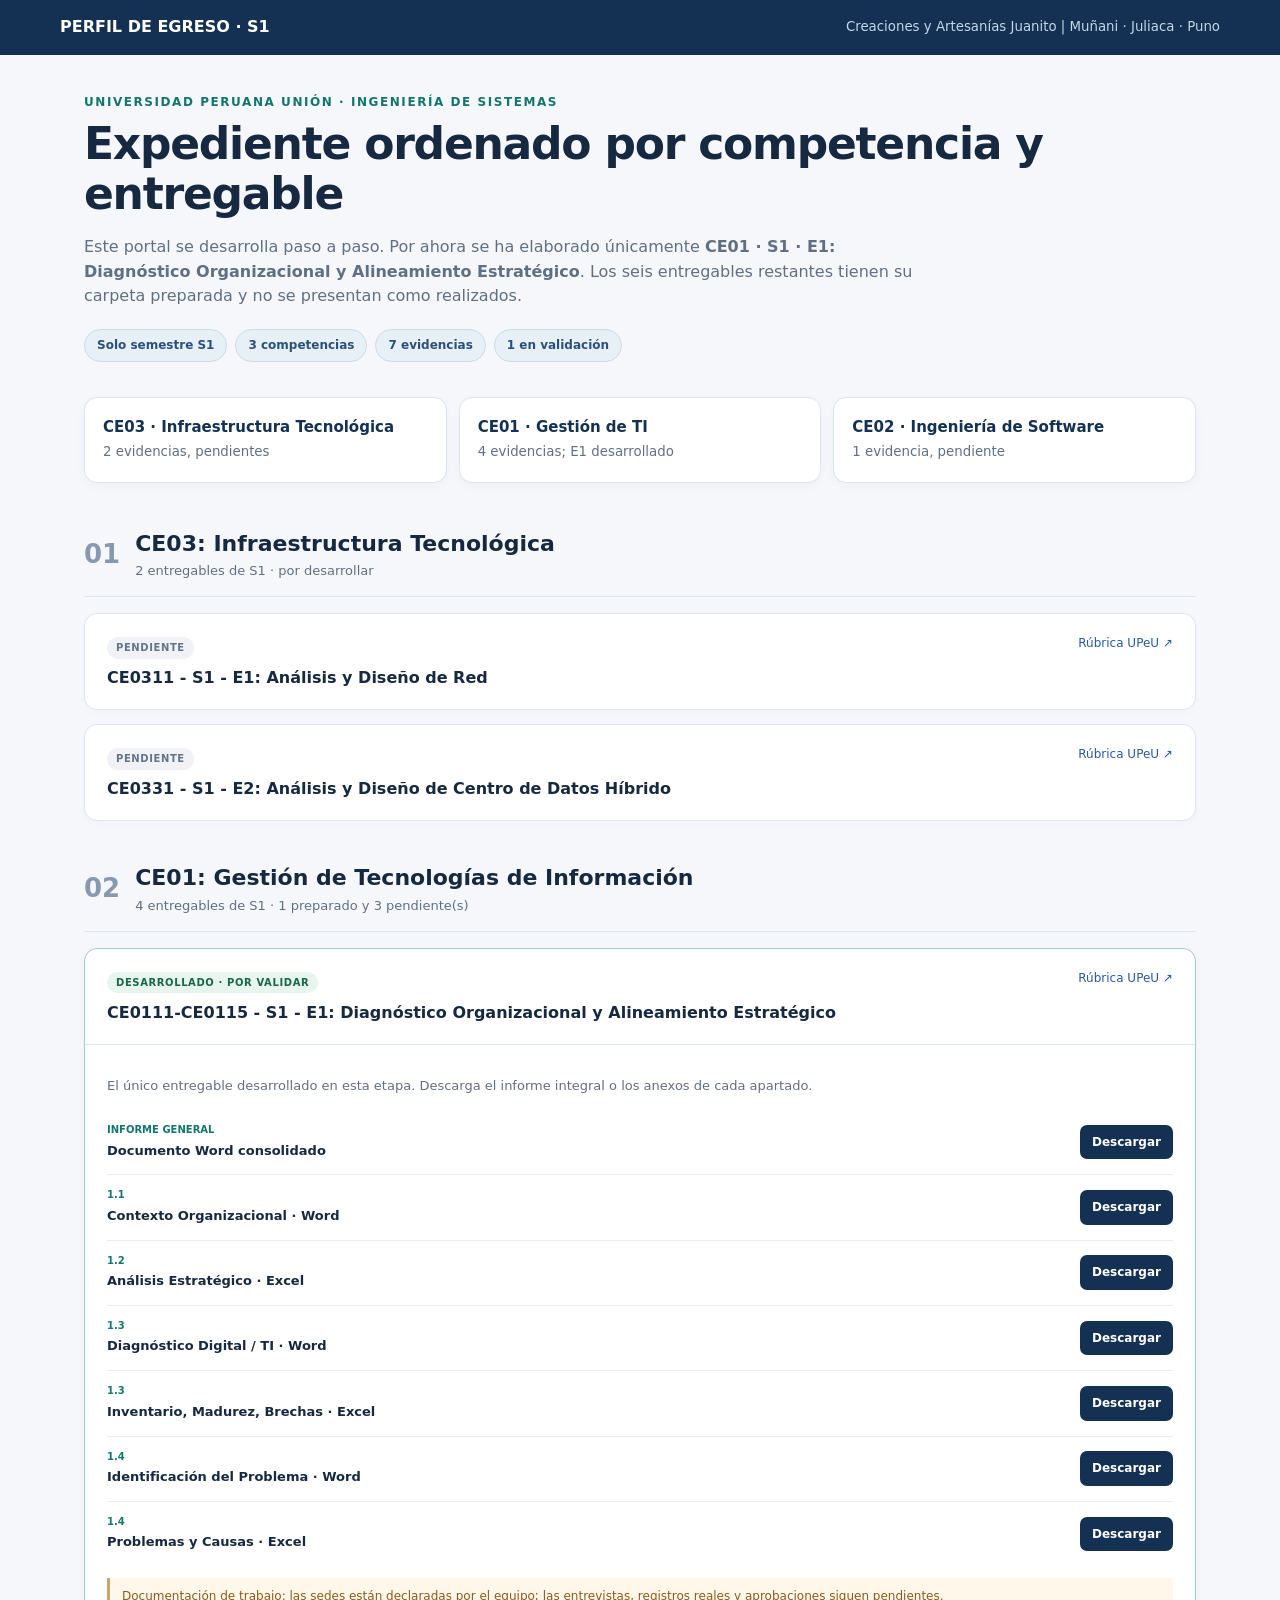
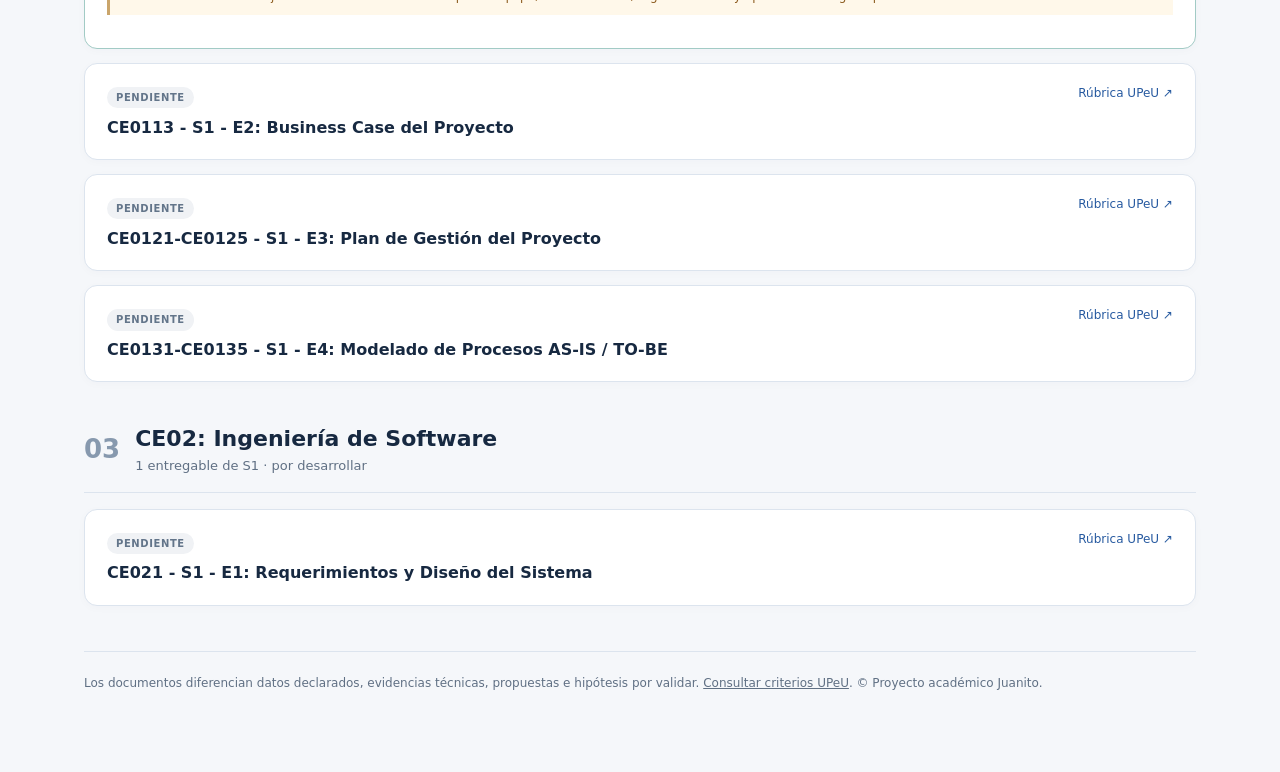
<file: index.html>
<!doctype html><html lang="es"><head><meta charset="utf-8"><meta name="viewport" content="width=device-width,initial-scale=1"><meta name="description" content="Perfil de Egreso S1 · Juanito · CE03, CE01 y CE02"><title>Perfil de Egreso S1 | Creaciones y Artesanías Juanito</title><style>
:root{--bg:#f5f7fa;--ink:#172941;--muted:#607084;--navy:#143153;--line:#dce4ee;--teal:#13766c;--surface:#fff;--hover:#f0f6fa}
*{box-sizing:border-box}html{scroll-behavior:smooth}body{margin:0;background:var(--bg);color:var(--ink);font-family:system-ui,-apple-system,"Segoe UI",Arial,sans-serif;line-height:1.55}a{color:inherit}.navbar{background:var(--navy);color:#fff;padding:15px 20px}.navbar-inner{max-width:1160px;margin:auto;display:flex;justify-content:space-between;gap:12px;align-items:center}.navbar small{color:#c4d6e7}.shell{max-width:1160px;margin:0 auto;padding:38px 24px 80px}.eyebrow{letter-spacing:.13em;text-transform:uppercase;font-size:12px;font-weight:800;color:var(--teal)}h1{font-size:clamp(27px,4vw,44px);line-height:1.13;letter-spacing:-.028em;margin:8px 0 15px}.lead{max-width:850px;color:var(--muted);margin-bottom:20px}.chips{display:flex;flex-wrap:wrap;gap:8px;margin-bottom:35px}.chip{background:#e7eff7;border:1px solid #ccdae9;border-radius:25px;padding:6px 12px;font-size:12px;color:#2b5079;font-weight:700}.navtiles{display:grid;grid-template-columns:repeat(3,1fr);gap:12px;margin:12px 0 44px}.navtile{text-decoration:none;background:#fff;border:1px solid var(--line);border-radius:13px;padding:18px;box-shadow:0 3px 12px #172f4e08;transition:transform .15s}.navtile:hover{transform:translateY(-2px);border-color:#80b4af}.navtile strong{display:block;color:var(--navy);font-size:15px}.navtile small{color:var(--muted)}.area{margin-top:40px}.section-head{display:flex;align-items:center;gap:15px;border-bottom:1px solid var(--line);padding-bottom:15px;margin-bottom:16px}.area-num{font-size:26px;font-weight:800;color:#8799ae}h2{font-size:22px;margin:0}.section-head p{color:var(--muted);margin:0;font-size:13px}.items{display:grid;gap:14px}.item{background:var(--surface);border:1px solid var(--line);border-radius:13px;box-shadow:0 2px 10px #11305806;overflow:hidden}.item.focus{border-color:#a2cbc5}.itemtop{padding:20px 22px;display:flex;align-items:flex-start;justify-content:space-between;gap:22px}.tag{display:inline-block;font-size:10px;letter-spacing:.06em;font-weight:800;padding:3px 9px;border-radius:20px}.ready{background:#e8f5ef;color:#176846}.pending{background:#f0f2f5;color:#63758a}h3{font-size:16px;line-height:1.4;margin:8px 0 0}.rubric{font-size:12px;color:#275aa0;text-decoration:none;white-space:nowrap}.rubric:hover{text-decoration:underline}.files{border-top:1px solid var(--line);padding:18px 22px 21px}.muted{color:var(--muted);font-size:13px}.downloads{margin:14px 0 0;padding:0;list-style:none}.downloads li{display:flex;justify-content:space-between;align-items:center;gap:15px;padding:12px 0;border-bottom:1px solid #e9edf2}.downloads li:last-child{border:0}.downloads small{display:block;color:var(--teal);font-size:10px;font-weight:800}.downloads strong{font-size:13px}.btn{display:inline-block;min-width:93px;text-align:center;text-decoration:none;background:var(--navy);color:white;padding:8px 12px;border-radius:7px;font-size:12px;font-weight:700}.btn:hover{background:#27608f}.notice{font-size:12px;color:#8b5a1d;border-left:3px solid #caa56b;background:#fff8ea;padding:9px 12px}footer{border-top:1px solid var(--line);padding-top:22px;margin-top:45px;color:var(--muted);font-size:12px}@media(max-width:750px){.navtiles{grid-template-columns:1fr}.navbar small{display:none}.itemtop{flex-direction:column;gap:8px}.downloads li{align-items:flex-start}.shell{padding:24px 15px 50px}}
</style></head><body><header class="navbar"><div class="navbar-inner"><strong>PERFIL DE EGRESO · S1</strong><small>Creaciones y Artesanías Juanito | Muñani · Juliaca · Puno</small></div></header><main class="shell"><div class="eyebrow">Universidad Peruana Unión · Ingeniería de Sistemas</div><h1>Expediente ordenado por competencia y entregable</h1><p class="lead">Este portal se desarrolla paso a paso. Por ahora se ha elaborado únicamente <strong>CE01 · S1 · E1: Diagnóstico Organizacional y Alineamiento Estratégico</strong>. Los seis entregables restantes tienen su carpeta preparada y no se presentan como realizados.</p><div class="chips"><span class="chip">Solo semestre S1</span><span class="chip">3 competencias</span><span class="chip">7 evidencias</span><span class="chip">1 en validación</span></div><nav class="navtiles"><a class="navtile" href="#area0"><strong>CE03 · Infraestructura Tecnológica</strong><small>2 evidencias, pendientes</small></a><a class="navtile" href="#area1"><strong>CE01 · Gestión de TI</strong><small>4 evidencias; E1 desarrollado</small></a><a class="navtile" href="#area2"><strong>CE02 · Ingeniería de Software</strong><small>1 evidencia, pendiente</small></a></nav><section class="area" id="area0"><div class="section-head"><span class="area-num">01</span><div><h2>CE03: Infraestructura Tecnológica</h2><p>2 entregables de S1 · por desarrollar</p></div></div><div class="items"><article class="item "><div class="itemtop"><div><span class="tag pending">PENDIENTE</span><h3>CE0311 - S1 - E1: Análisis y Diseño de Red</h3></div><a class="rubric" href="https://upeuoficial.github.io/planb/transcripcion/#ce0311-entregable-1-analisis-y-diseno-de-red" target="_blank" rel="noopener">Rúbrica UPeU ↗</a></div></article><article class="item "><div class="itemtop"><div><span class="tag pending">PENDIENTE</span><h3>CE0331 - S1 - E2: Análisis y Diseño de Centro de Datos Híbrido</h3></div><a class="rubric" href="https://upeuoficial.github.io/planb/transcripcion/#ce0331-entregable-2-analisis-y-diseno-de-centro-de-datos-hibrido" target="_blank" rel="noopener">Rúbrica UPeU ↗</a></div></article></div></section><section class="area" id="area1"><div class="section-head"><span class="area-num">02</span><div><h2>CE01: Gestión de Tecnologías de Información</h2><p>4 entregables de S1 · 1 preparado y 3 pendiente(s)</p></div></div><div class="items"><article class="item focus"><div class="itemtop"><div><span class="tag ready">DESARROLLADO · POR VALIDAR</span><h3>CE0111-CE0115 - S1 - E1: Diagnóstico Organizacional y Alineamiento Estratégico</h3></div><a class="rubric" href="https://upeuoficial.github.io/planb/transcripcion/#entregable-1-diagnostico-organizacional-y-alineamiento-estrategico" target="_blank" rel="noopener">Rúbrica UPeU ↗</a></div><div class="files"><p class="muted">El único entregable desarrollado en esta etapa. Descarga el informe integral o los anexos de cada apartado.</p><ul class="downloads"><li><div><small>INFORME GENERAL</small><strong>Documento Word consolidado</strong></div><a class="btn" href="CE01%20-%20Gesti%C3%B3n%20de%20Tecnolog%C3%ADas%20de%20Informaci%C3%B3n/CE0111-CE0115%20-%20S1%20-%20E1%20-%20Diagn%C3%B3stico%20Organizacional%20y%20Alineamiento%20Estrat%C3%A9gico/CE01_E1_Diagnostico_Integral_Juanito.docx" download>Descargar</a></li><li><div><small>1.1</small><strong>Contexto Organizacional · Word</strong></div><a class="btn" href="CE01%20-%20Gesti%C3%B3n%20de%20Tecnolog%C3%ADas%20de%20Informaci%C3%B3n/CE0111-CE0115%20-%20S1%20-%20E1%20-%20Diagn%C3%B3stico%20Organizacional%20y%20Alineamiento%20Estrat%C3%A9gico/1.1%20Contexto%20Organizacional/Contexto_Organizacional.docx" download>Descargar</a></li><li><div><small>1.2</small><strong>Análisis Estratégico · Excel</strong></div><a class="btn" href="CE01%20-%20Gesti%C3%B3n%20de%20Tecnolog%C3%ADas%20de%20Informaci%C3%B3n/CE0111-CE0115%20-%20S1%20-%20E1%20-%20Diagn%C3%B3stico%20Organizacional%20y%20Alineamiento%20Estrat%C3%A9gico/1.2%20An%C3%A1lisis%20Estrat%C3%A9gico/Analisis_Estrategico_FODA_PESTEL.xlsx" download>Descargar</a></li><li><div><small>1.3</small><strong>Diagnóstico Digital / TI · Word</strong></div><a class="btn" href="CE01%20-%20Gesti%C3%B3n%20de%20Tecnolog%C3%ADas%20de%20Informaci%C3%B3n/CE0111-CE0115%20-%20S1%20-%20E1%20-%20Diagn%C3%B3stico%20Organizacional%20y%20Alineamiento%20Estrat%C3%A9gico/1.3%20Diagn%C3%B3stico%20Digital%20-%20TI/Diagnostico_Digital_TI.docx" download>Descargar</a></li><li><div><small>1.3</small><strong>Inventario, Madurez, Brechas · Excel</strong></div><a class="btn" href="CE01%20-%20Gesti%C3%B3n%20de%20Tecnolog%C3%ADas%20de%20Informaci%C3%B3n/CE0111-CE0115%20-%20S1%20-%20E1%20-%20Diagn%C3%B3stico%20Organizacional%20y%20Alineamiento%20Estrat%C3%A9gico/1.3%20Diagn%C3%B3stico%20Digital%20-%20TI/Inventario_Madurez_Brechas.xlsx" download>Descargar</a></li><li><div><small>1.4</small><strong>Identificación del Problema · Word</strong></div><a class="btn" href="CE01%20-%20Gesti%C3%B3n%20de%20Tecnolog%C3%ADas%20de%20Informaci%C3%B3n/CE0111-CE0115%20-%20S1%20-%20E1%20-%20Diagn%C3%B3stico%20Organizacional%20y%20Alineamiento%20Estrat%C3%A9gico/1.4%20Identificaci%C3%B3n%20del%20Problema/Identificacion_Problema.docx" download>Descargar</a></li><li><div><small>1.4</small><strong>Problemas y Causas · Excel</strong></div><a class="btn" href="CE01%20-%20Gesti%C3%B3n%20de%20Tecnolog%C3%ADas%20de%20Informaci%C3%B3n/CE0111-CE0115%20-%20S1%20-%20E1%20-%20Diagn%C3%B3stico%20Organizacional%20y%20Alineamiento%20Estrat%C3%A9gico/1.4%20Identificaci%C3%B3n%20del%20Problema/Matriz_Problemas_Causas_Validacion.xlsx" download>Descargar</a></li></ul><p class="notice">Documentación de trabajo: las sedes están declaradas por el equipo; las entrevistas, registros reales y aprobaciones siguen pendientes.</p></div></article><article class="item "><div class="itemtop"><div><span class="tag pending">PENDIENTE</span><h3>CE0113 - S1 - E2: Business Case del Proyecto</h3></div><a class="rubric" href="https://upeuoficial.github.io/planb/transcripcion/#entregable-2-business-case-del-proyecto" target="_blank" rel="noopener">Rúbrica UPeU ↗</a></div></article><article class="item "><div class="itemtop"><div><span class="tag pending">PENDIENTE</span><h3>CE0121-CE0125 - S1 - E3: Plan de Gestión del Proyecto</h3></div><a class="rubric" href="https://upeuoficial.github.io/planb/transcripcion/#entregable-3-plan-de-gestion-del-proyecto-pmbok-agile" target="_blank" rel="noopener">Rúbrica UPeU ↗</a></div></article><article class="item "><div class="itemtop"><div><span class="tag pending">PENDIENTE</span><h3>CE0131-CE0135 - S1 - E4: Modelado de Procesos AS-IS / TO-BE</h3></div><a class="rubric" href="https://upeuoficial.github.io/planb/transcripcion/#entregable-4-modelado-de-procesos-as-is-to-be" target="_blank" rel="noopener">Rúbrica UPeU ↗</a></div></article></div></section><section class="area" id="area2"><div class="section-head"><span class="area-num">03</span><div><h2>CE02: Ingeniería de Software</h2><p>1 entregable de S1 · por desarrollar</p></div></div><div class="items"><article class="item "><div class="itemtop"><div><span class="tag pending">PENDIENTE</span><h3>CE021 - S1 - E1: Requerimientos y Diseño del Sistema</h3></div><a class="rubric" href="https://upeuoficial.github.io/planb/transcripcion/#entregable-1-requerimientos-y-diseno-del-sistema-alineado-con-ce021" target="_blank" rel="noopener">Rúbrica UPeU ↗</a></div></article></div></section><footer>Los documentos diferencian datos declarados, evidencias técnicas, propuestas e hipótesis por validar. <a href="https://upeuoficial.github.io/planb/transcripcion/" target="_blank" rel="noopener">Consultar criterios UPeU</a>. © Proyecto académico Juanito.</footer></main></body></html>
</file>
